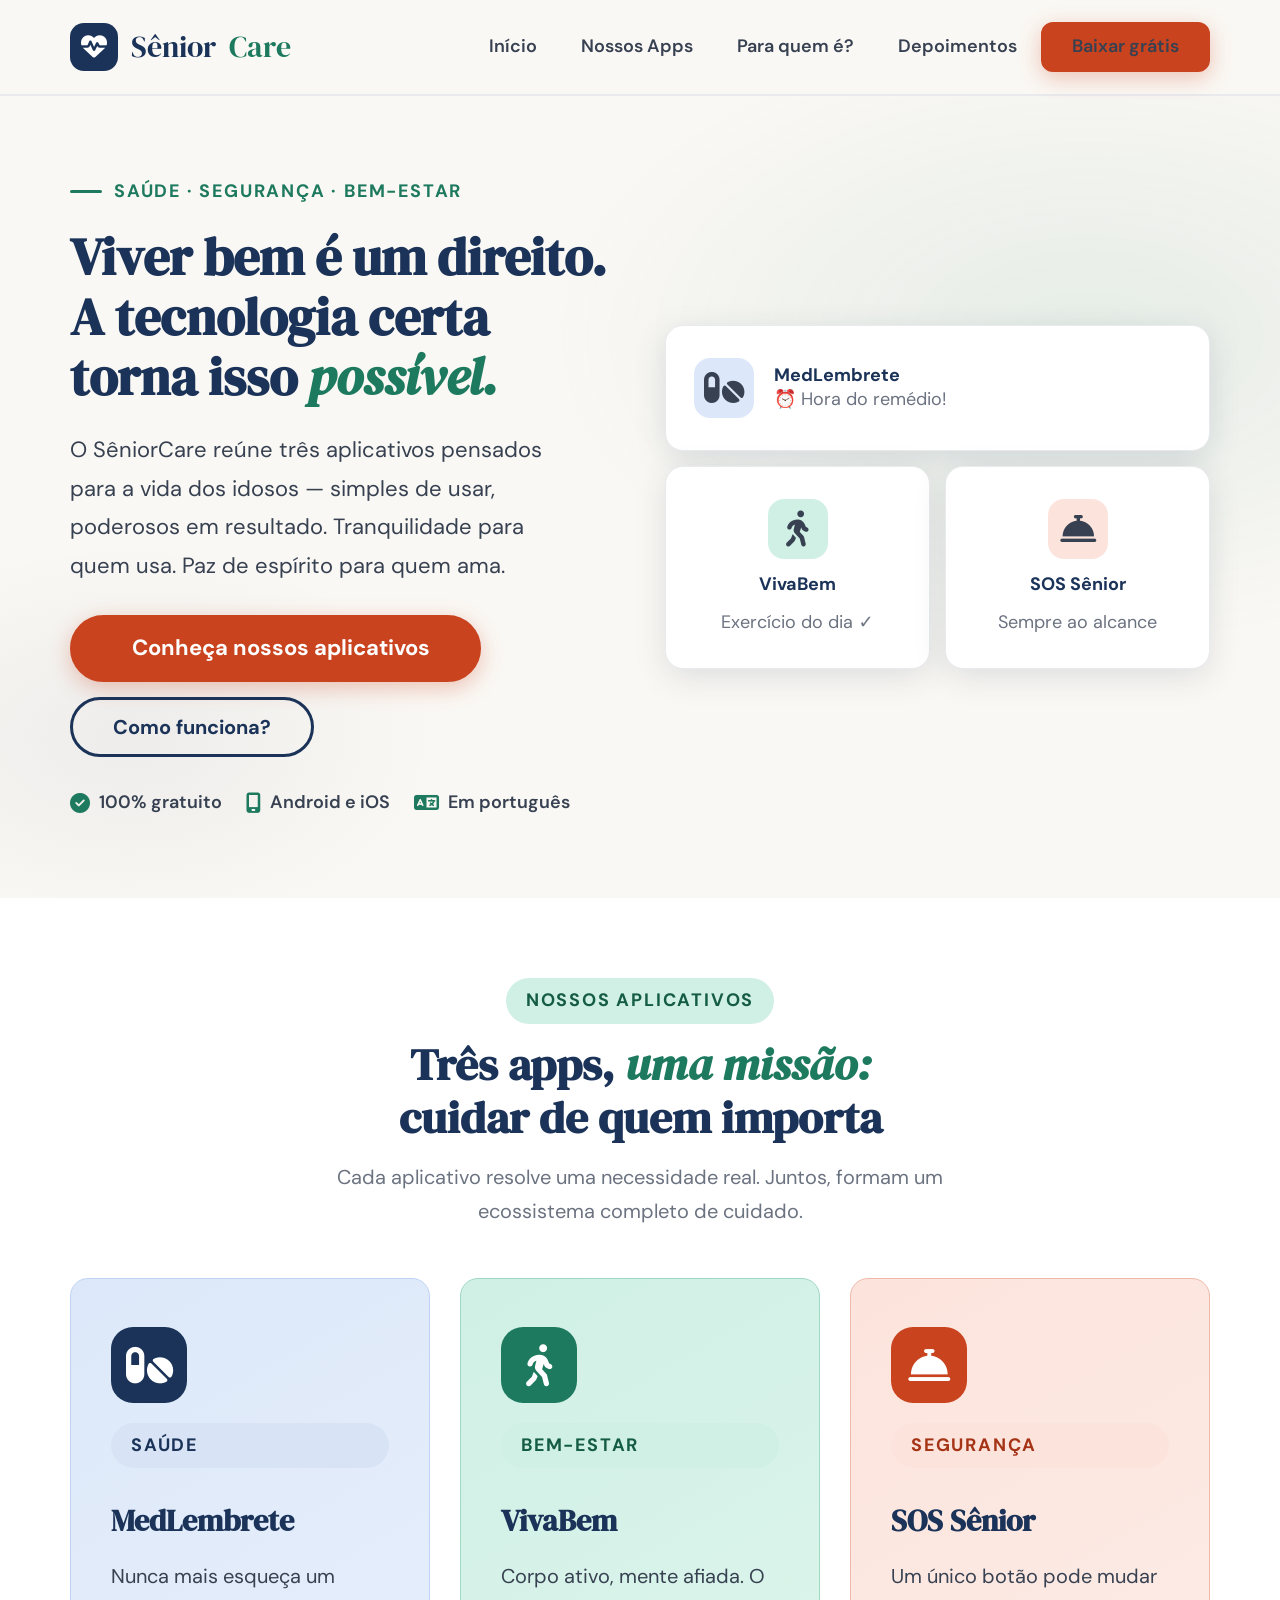
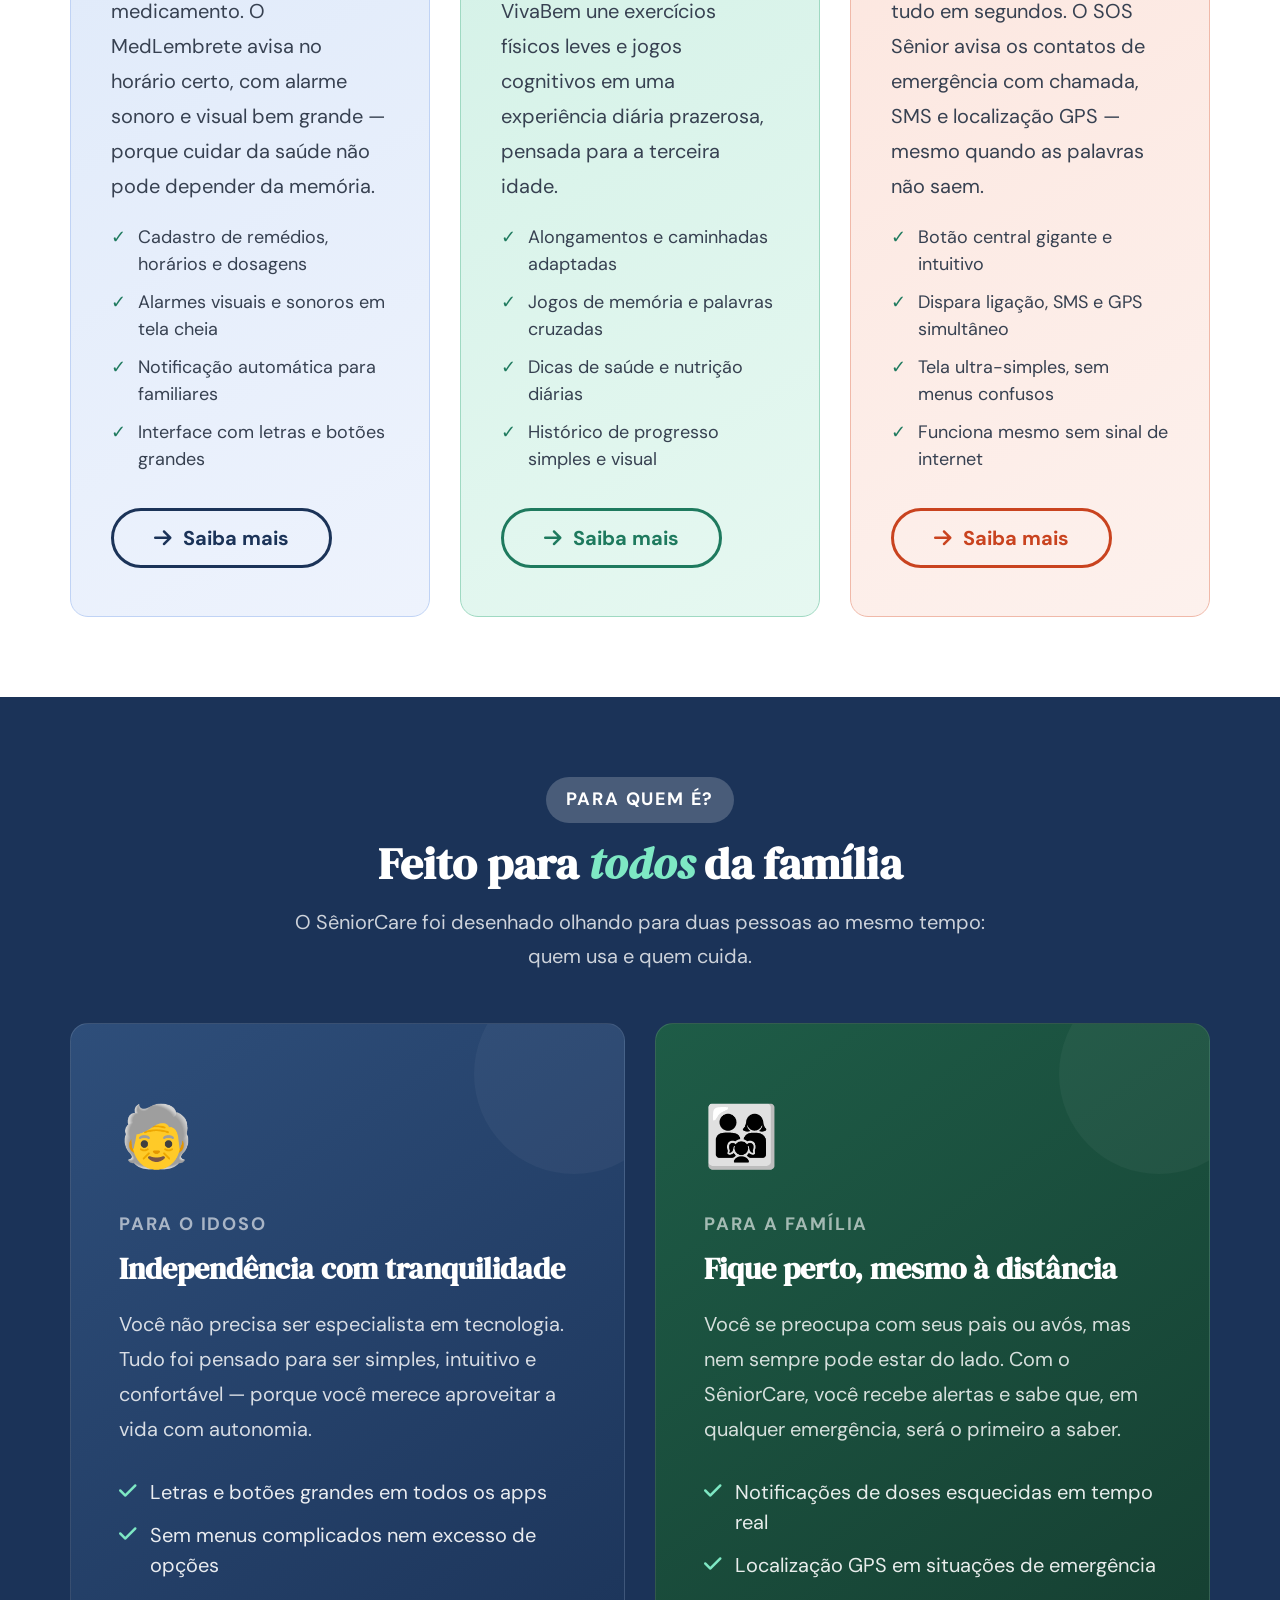
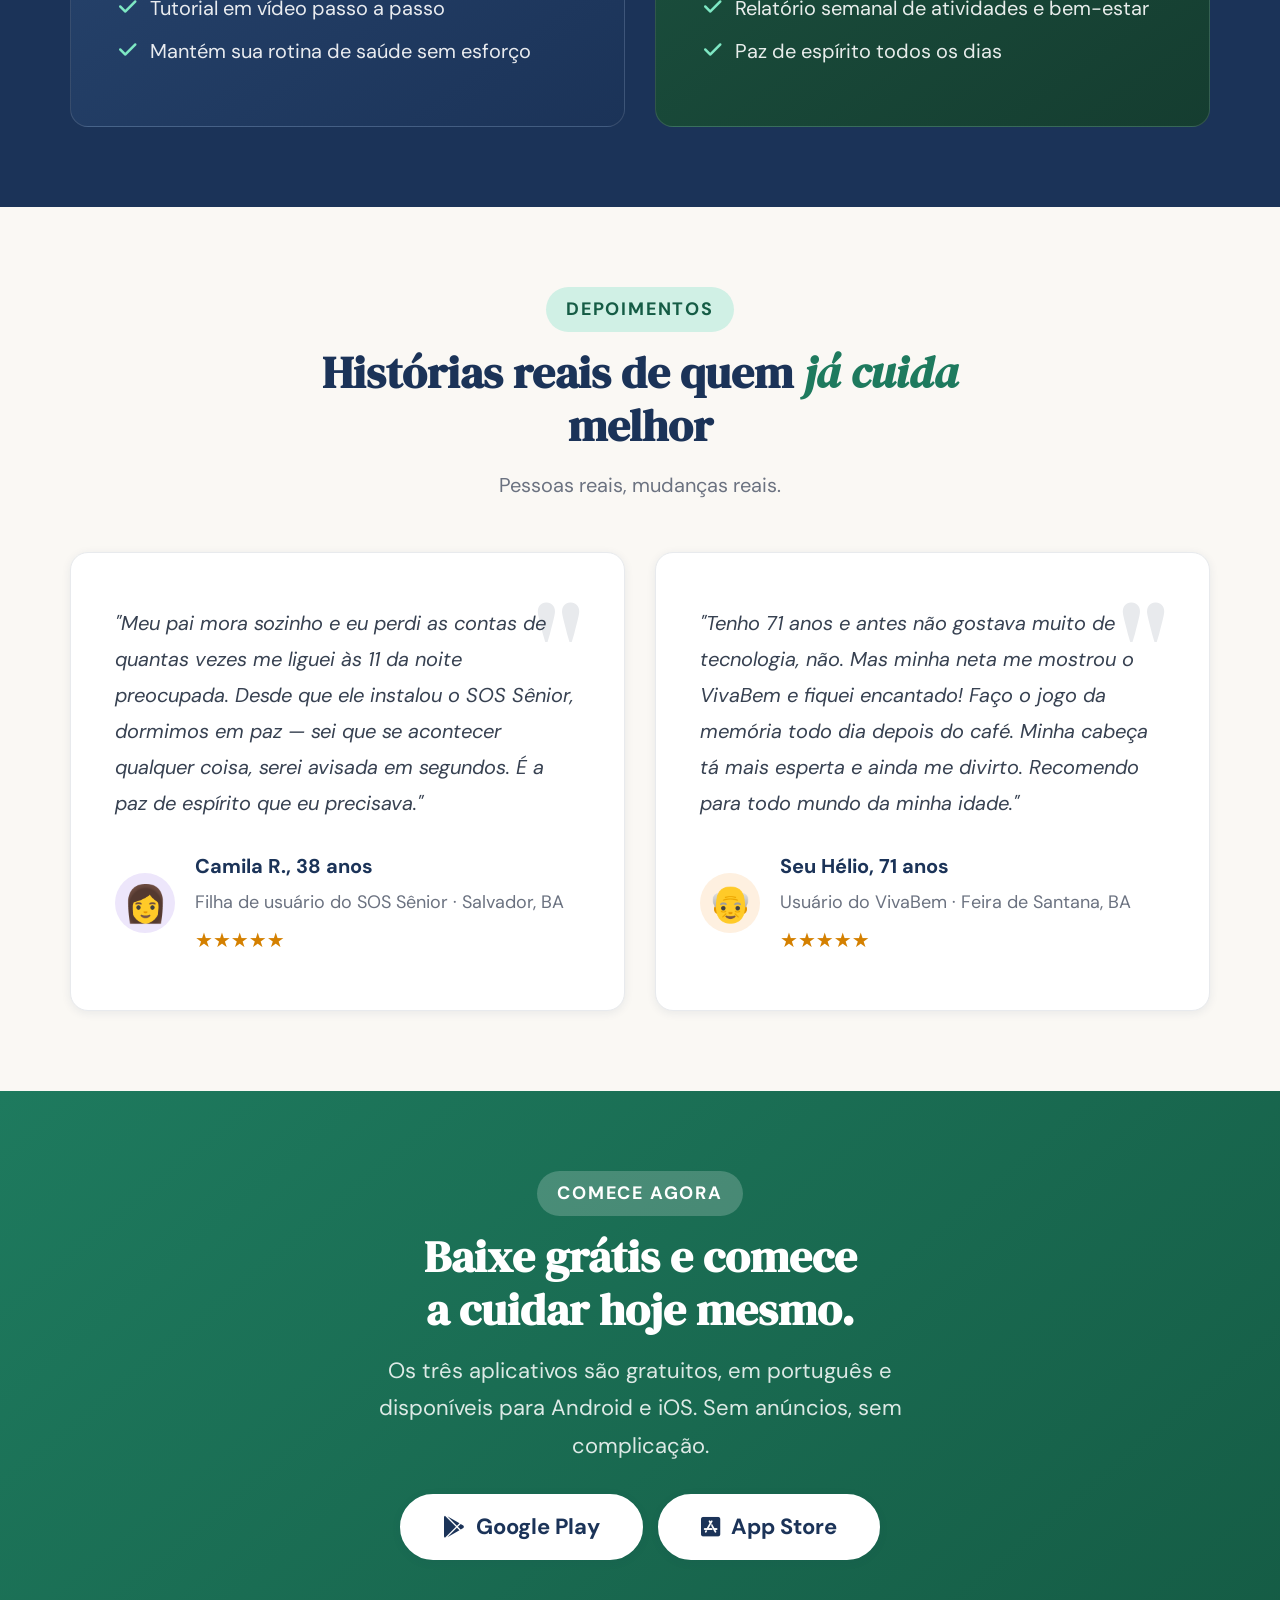
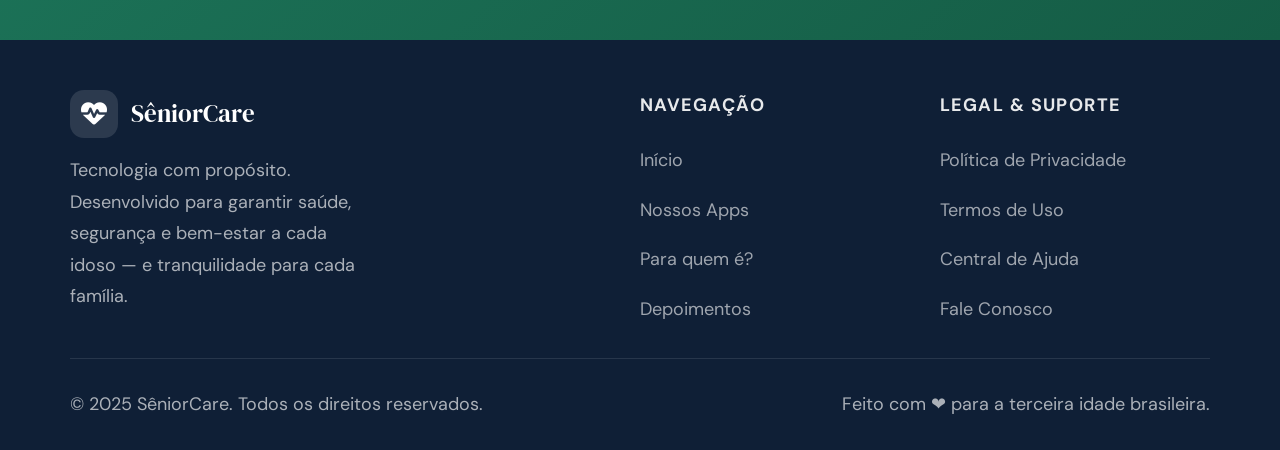
<file: index.html>
<!DOCTYPE html>
<html lang="pt-BR">

<head>
  <meta charset="UTF-8" />
  <meta name="viewport" content="width=device-width, initial-scale=1.0" />
  <meta name="description"
    content="SêniorCare — Ecossistema de aplicativos para saúde, segurança e bem-estar de idosos." />
  <title>SêniorCare — Saúde, Segurança e Bem-estar</title>
  <link rel="icon" type="image/svg+xml" href="assets/icons/favicon-seniorcare.svg" />
  <link rel="preconnect" href="https://fonts.googleapis.com" />
  <link rel="preconnect" href="https://fonts.gstatic.com" crossorigin />
  <link
    href="https://fonts.googleapis.com/css2?family=DM+Serif+Display:ital@0;1&family=DM+Sans:opsz,wght@9..40,400;9..40,500;9..40,600;9..40,700&display=swap"
    rel="stylesheet" />
  <link rel="stylesheet" href="https://cdnjs.cloudflare.com/ajax/libs/font-awesome/6.5.0/css/all.min.css" />
  <link rel="stylesheet" href="assets/css/style.css" />
</head>

<body>

  <a href="#main-content" class="skip-link">Ir para o conteúdo principal</a>

  <!-- HEADER -->
  <header role="banner">
    <div class="container header-inner">
      <a href="index.html" class="logo" aria-label="SêniorCare — página inicial">
        <div class="logo-icon" aria-hidden="true"><i class="fa-solid fa-heart-pulse"></i></div>
        Sênior<span>Care</span>
      </a>

      <button class="menu-toggle" id="menuToggle" aria-label="Abrir menu de navegação" aria-expanded="false"
        aria-controls="mainNav">
        <i class="fa-solid fa-bars" aria-hidden="true"></i>
      </button>

      <nav id="mainNav" aria-label="Menu principal">
        <a href="#hero">Início</a>
        <a href="#apps">Nossos Apps</a>
        <a href="#para-quem">Para quem é?</a>
        <a href="#depoimentos">Depoimentos</a>
        <a href="#apps" class="btn btn-primary"
          style="min-height:44px;padding:.55rem 1.4rem;font-size:var(--text-xs);">Baixar grátis</a>
      </nav>
    </div>
  </header>

  <main id="main-content">

    <!-- HERO -->
    <section id="hero" aria-labelledby="hero-title">
      <div class="container hero-inner">

        <div>
          <p class="hero-eyebrow" aria-hidden="true">
            <span class="eyebrow-line"></span>
            Saúde · Segurança · Bem-estar
          </p>
          <h1 id="hero-title" class="hero-title">
            Viver bem é um direito.<br>
            A tecnologia certa<br>
            torna isso <em>possível.</em>
          </h1>
          <p class="hero-subtitle">
            O SêniorCare reúne três aplicativos pensados para a vida dos idosos — simples de usar, poderosos em
            resultado. Tranquilidade para quem usa. Paz de espírito para quem ama.
          </p>
          <div class="hero-cta-row">
            <a href="#apps" class="btn btn-primary">
              <i class="fa-solid fa-grid-2" aria-hidden="true"></i>
              Conheça nossos aplicativos
            </a>
            <a href="#para-quem" class="btn btn-outline-dark">Como funciona?</a>
          </div>
          <div class="hero-trust" aria-label="Diferenciais do SêniorCare">
            <span class="trust-item"><i class="fa-solid fa-circle-check" aria-hidden="true"></i> 100% gratuito</span>
            <span class="trust-item"><i class="fa-solid fa-mobile-screen" aria-hidden="true"></i> Android e iOS</span>
            <span class="trust-item"><i class="fa-solid fa-language" aria-hidden="true"></i> Em português</span>
          </div>
        </div>

        <div class="hero-visual" aria-hidden="true">
          <div class="phone-card">
            <div class="phone-icon pi-blue"><i class="fa-solid fa-pills"></i></div>
            <div>
              <p class="phone-label">MedLembrete</p>
              <p class="phone-sub">⏰ Hora do remédio!</p>
            </div>
          </div>
          <div class="phone-card">
            <div class="phone-icon pi-green"><i class="fa-solid fa-person-walking"></i></div>
            <p class="phone-label">VivaBem</p>
            <p class="phone-sub">Exercício do dia ✓</p>
          </div>
          <div class="phone-card">
            <div class="phone-icon pi-red"><i class="fa-solid fa-bell-concierge"></i></div>
            <p class="phone-label">SOS Sênior</p>
            <p class="phone-sub">Sempre ao alcance</p>
          </div>
        </div>

      </div>
    </section>

    <!-- APPS -->
    <section id="apps" aria-labelledby="apps-title">
      <div class="container">
        <div class="section-header">
          <span class="section-eyebrow eyebrow-teal">Nossos Aplicativos</span>
          <h2 id="apps-title" class="section-title">Três apps, <em>uma missão:</em><br>cuidar de quem importa</h2>
          <p class="section-sub">Cada aplicativo resolve uma necessidade real. Juntos, formam um ecossistema completo de
            cuidado.</p>
        </div>
        <div class="apps-grid">

          <article class="app-card app-card-blue reveal" aria-labelledby="app1-title">
            <div class="app-icon-wrap ai-blue" aria-hidden="true"><i class="fa-solid fa-pills"></i></div>
            <span class="section-eyebrow eyebrow-navy">Saúde</span>
            <h3 id="app1-title" class="app-name">MedLembrete</h3>
            <p class="app-desc">Nunca mais esqueça um medicamento. O MedLembrete avisa no horário certo, com alarme
              sonoro e visual bem grande — porque cuidar da saúde não pode depender da memória.</p>
            <ul class="app-features" aria-label="Funcionalidades do MedLembrete">
              <li>Cadastro de remédios, horários e dosagens</li>
              <li>Alarmes visuais e sonoros em tela cheia</li>
              <li>Notificação automática para familiares</li>
              <li>Interface com letras e botões grandes</li>
            </ul>
            <a href="pages/medlembrete.html" class="btn btn-outline-dark" aria-label="Saiba mais sobre o MedLembrete">
              <i class="fa-solid fa-arrow-right" aria-hidden="true"></i> Saiba mais
            </a>
          </article>

          <article class="app-card app-card-green reveal" aria-labelledby="app2-title">
            <div class="app-icon-wrap ai-green" aria-hidden="true"><i class="fa-solid fa-person-walking"></i></div>
            <span class="section-eyebrow eyebrow-teal">Bem-estar</span>
            <h3 id="app2-title" class="app-name">VivaBem</h3>
            <p class="app-desc">Corpo ativo, mente afiada. O VivaBem une exercícios físicos leves e jogos cognitivos em
              uma experiência diária prazerosa, pensada para a terceira idade.</p>
            <ul class="app-features" aria-label="Funcionalidades do VivaBem">
              <li>Alongamentos e caminhadas adaptadas</li>
              <li>Jogos de memória e palavras cruzadas</li>
              <li>Dicas de saúde e nutrição diárias</li>
              <li>Histórico de progresso simples e visual</li>
            </ul>
            <a href="pages/vivabem.html" class="btn btn-outline-teal" aria-label="Saiba mais sobre o VivaBem">
              <i class="fa-solid fa-arrow-right" aria-hidden="true"></i> Saiba mais
            </a>
          </article>

          <article class="app-card app-card-red reveal" aria-labelledby="app3-title">
            <div class="app-icon-wrap ai-coral" aria-hidden="true"><i class="fa-solid fa-bell-concierge"></i></div>
            <span class="section-eyebrow eyebrow-coral">Segurança</span>
            <h3 id="app3-title" class="app-name">SOS Sênior</h3>
            <p class="app-desc">Um único botão pode mudar tudo em segundos. O SOS Sênior avisa os contatos de emergência
              com chamada, SMS e localização GPS — mesmo quando as palavras não saem.</p>
            <ul class="app-features" aria-label="Funcionalidades do SOS Sênior">
              <li>Botão central gigante e intuitivo</li>
              <li>Dispara ligação, SMS e GPS simultâneo</li>
              <li>Tela ultra-simples, sem menus confusos</li>
              <li>Funciona mesmo sem sinal de internet</li>
            </ul>
            <a href="pages/sos-senior.html" class="btn btn-outline-coral" aria-label="Saiba mais sobre o SOS Sênior">
              <i class="fa-solid fa-arrow-right" aria-hidden="true"></i> Saiba mais
            </a>
          </article>

        </div>
      </div>
    </section>

    <!-- PARA QUEM É -->
    <section id="para-quem" aria-labelledby="pq-title">
      <div class="container">
        <div class="section-header">
          <span class="section-eyebrow eyebrow-white">Para quem é?</span>
          <h2 id="pq-title" class="section-title section-title--white">Feito para <em>todos</em> da família</h2>
          <p class="section-sub section-sub--white">O SêniorCare foi desenhado olhando para duas pessoas ao mesmo tempo:
            quem usa e quem cuida.</p>
        </div>
        <div class="audience-grid">

          <article class="audience-card audience-card-senior reveal" aria-labelledby="aud-senior-title">
            <span class="audience-icon" aria-hidden="true">🧓</span>
            <p class="audience-label">Para o idoso</p>
            <h3 id="aud-senior-title" class="audience-title">Independência com tranquilidade</h3>
            <p class="audience-text">Você não precisa ser especialista em tecnologia. Tudo foi pensado para ser simples,
              intuitivo e confortável — porque você merece aproveitar a vida com autonomia.</p>
            <ul class="audience-list" aria-label="Benefícios para o idoso">
              <li><i class="fa-solid fa-check" aria-hidden="true"></i> Letras e botões grandes em todos os apps</li>
              <li><i class="fa-solid fa-check" aria-hidden="true"></i> Sem menus complicados nem excesso de opções</li>
              <li><i class="fa-solid fa-check" aria-hidden="true"></i> Tutorial em vídeo passo a passo</li>
              <li><i class="fa-solid fa-check" aria-hidden="true"></i> Mantém sua rotina de saúde sem esforço</li>
            </ul>
          </article>

          <article class="audience-card audience-card-family reveal" aria-labelledby="aud-family-title">
            <span class="audience-icon" aria-hidden="true">👨‍👩‍👧</span>
            <p class="audience-label">Para a família</p>
            <h3 id="aud-family-title" class="audience-title">Fique perto, mesmo à distância</h3>
            <p class="audience-text">Você se preocupa com seus pais ou avós, mas nem sempre pode estar do lado. Com o
              SêniorCare, você recebe alertas e sabe que, em qualquer emergência, será o primeiro a saber.</p>
            <ul class="audience-list" aria-label="Benefícios para a família">
              <li><i class="fa-solid fa-check" aria-hidden="true"></i> Notificações de doses esquecidas em tempo real
              </li>
              <li><i class="fa-solid fa-check" aria-hidden="true"></i> Localização GPS em situações de emergência</li>
              <li><i class="fa-solid fa-check" aria-hidden="true"></i> Relatório semanal de atividades e bem-estar</li>
              <li><i class="fa-solid fa-check" aria-hidden="true"></i> Paz de espírito todos os dias</li>
            </ul>
          </article>

        </div>
      </div>
    </section>

    <!-- DEPOIMENTOS -->
    <section id="depoimentos" aria-labelledby="dep-title">
      <div class="container">
        <div class="section-header">
          <span class="section-eyebrow eyebrow-teal">Depoimentos</span>
          <h2 id="dep-title" class="section-title">Histórias reais de quem <em>já cuida</em> melhor</h2>
          <p class="section-sub">Pessoas reais, mudanças reais.</p>
        </div>
        <div class="testimonials-grid">

          <article class="testimonial-card reveal" aria-labelledby="dep1-author">
            <span class="quote-icon" aria-hidden="true">"</span>
            <blockquote>
              <p class="testimonial-text">"Meu pai mora sozinho e eu perdi as contas de quantas vezes me liguei às 11 da
                noite preocupada. Desde que ele instalou o SOS Sênior, dormimos em paz — sei que se acontecer qualquer
                coisa, serei avisada em segundos. É a paz de espírito que eu precisava."</p>
            </blockquote>
            <div class="testimonial-author">
              <div class="author-avatar av-purple" aria-hidden="true">👩</div>
              <div>
                <p class="author-name" id="dep1-author">Camila R., 38 anos</p>
                <p class="author-meta">Filha de usuário do SOS Sênior · Salvador, BA</p>
                <p class="stars" aria-label="Avaliação 5 estrelas">★★★★★</p>
              </div>
            </div>
          </article>

          <article class="testimonial-card reveal" aria-labelledby="dep2-author">
            <span class="quote-icon" aria-hidden="true">"</span>
            <blockquote>
              <p class="testimonial-text">"Tenho 71 anos e antes não gostava muito de tecnologia, não. Mas minha neta me
                mostrou o VivaBem e fiquei encantado! Faço o jogo da memória todo dia depois do café. Minha cabeça tá
                mais esperta e ainda me divirto. Recomendo para todo mundo da minha idade."</p>
            </blockquote>
            <div class="testimonial-author">
              <div class="author-avatar av-orange" aria-hidden="true">👴</div>
              <div>
                <p class="author-name" id="dep2-author">Seu Hélio, 71 anos</p>
                <p class="author-meta">Usuário do VivaBem · Feira de Santana, BA</p>
                <p class="stars" aria-label="Avaliação 5 estrelas">★★★★★</p>
              </div>
            </div>
          </article>

        </div>
      </div>
    </section>

    <!-- CTA BANNER -->
    <section id="contato" aria-labelledby="cta-title" style="padding:0;">
      <div id="cta-banner">
        <div class="container">
          <span class="section-eyebrow eyebrow-white">Comece agora</span>
          <h2 id="cta-title" class="section-title section-title--white">
            Baixe grátis e comece<br>a cuidar hoje mesmo.
          </h2>
          <p>Os três aplicativos são gratuitos, em português e disponíveis para Android e iOS. Sem anúncios, sem
            complicação.</p>
          <div class="cta-row">
            <a href="javascript:void(0)" class="btn btn-white">
              <i class="fa-brands fa-google-play" aria-hidden="true"></i> Google Play
            </a>
            <a href="javascript:void(0)" class="btn btn-white">
              <i class="fa-brands fa-app-store-ios" aria-hidden="true"></i> App Store
            </a>
          </div>
        </div>
      </div>
    </section>

  </main>

  <!-- FOOTER -->
  <footer role="contentinfo">
    <div class="container">
      <div class="footer-top">
        <div>
          <div class="footer-logo">
            <div class="logo-icon" aria-hidden="true"><i class="fa-solid fa-heart-pulse"></i></div>
            SêniorCare
          </div>
          <p class="footer-desc">Tecnologia com propósito. Desenvolvido para garantir saúde, segurança e bem-estar a
            cada idoso — e tranquilidade para cada família.</p>
        </div>
        <div class="footer-col">
          <h4>Navegação</h4>
          <ul class="footer-links">
            <li><a href="#hero">Início</a></li>
            <li><a href="#apps">Nossos Apps</a></li>
            <li><a href="#para-quem">Para quem é?</a></li>
            <li><a href="#depoimentos">Depoimentos</a></li>
          </ul>
        </div>
        <div class="footer-col">
          <h4>Legal & Suporte</h4>
          <ul class="footer-links">
            <li><a href="javascript:void(0)">Política de Privacidade</a></li>
            <li><a href="javascript:void(0)">Termos de Uso</a></li>
            <li><a href="javascript:void(0)">Central de Ajuda</a></li>
            <li><a href="javascript:void(0)">Fale Conosco</a></li>
          </ul>
        </div>
      </div>
      <div class="footer-bottom">
        <p>© 2025 SêniorCare. Todos os direitos reservados.</p>
        <p>Feito com <span aria-label="amor">❤️</span> para a terceira idade brasileira.</p>
      </div>
    </div>
  </footer>

  <script src="assets/js/main.js" defer></script>
</body>

</html>
</file>
<file: assets/css/style.css>
/* ============================================================
   RESET & TOKENS
============================================================ */
*,
*::before,
*::after {
  box-sizing: border-box;
  margin: 0;
  padding: 0;
}

:root {
  --navy: #1b3358;
  --navy-dk: #0f1f36;
  --teal: #1e7a5e;
  --teal-lt: #28a07c;
  --coral: #c9431f;
  --amber: #d48000;
  --cream: #faf8f4;
  --white: #ffffff;
  --gray-100: #e8eaed;
  --gray-200: #d1d5db;
  --gray-500: #6b7280;
  --gray-700: #374151;

  --font-head: 'DM Serif Display', Georgia, serif;
  --font-body: 'DM Sans', system-ui, sans-serif;

  --text-xs: 0.9rem;
  --text-sm: 1rem;
  --text-md: 1.1rem;
  --text-lg: 1.25rem;
  --text-xl: 1.5rem;
  --text-2xl: 2rem;
  --text-3xl: 2.6rem;

  --gap-sm: 0.75rem;
  --gap-md: 1.5rem;
  --gap-lg: 2.5rem;
  --gap-xl: 4rem;

  --radius: 18px;
  --radius-sm: 12px;
  --shadow-sm: 0 2px 10px rgba(27, 51, 88, .08);
  --shadow-md: 0 8px 32px rgba(27, 51, 88, .13);
  --shadow-lg: 0 20px 60px rgba(27, 51, 88, .18);
  --touch-min: 52px;
}

/* ============================================================
   BASE
============================================================ */
html {
  font-size: 20px;
  scroll-behavior: smooth;
  -webkit-text-size-adjust: 100%;
}

body {
  font-family: var(--font-body);
  background: var(--cream);
  color: var(--gray-700);
  line-height: 1.75;
  overflow-x: hidden;
}

img {
  display: block;
  max-width: 100%;
}

a {
  text-decoration: none;
  color: inherit;
}

.skip-link {
  position: absolute;
  top: -100%;
  left: 1rem;
  background: var(--navy);
  color: #fff;
  padding: .6rem 1.2rem;
  border-radius: 0 0 var(--radius-sm) var(--radius-sm);
  font-weight: 700;
  font-size: var(--text-sm);
  z-index: 9999;
  transition: top .2s;
}

.skip-link:focus {
  top: 0;
}

.sr-only {
  position: absolute;
  width: 1px;
  height: 1px;
  overflow: hidden;
  clip: rect(0, 0, 0, 0);
  white-space: nowrap;
}

/* ============================================================
   BOTÕES
============================================================ */
.btn {
  display: inline-flex;
  align-items: center;
  justify-content: center;
  gap: .55rem;
  min-height: var(--touch-min);
  padding: .75rem 2rem;
  font-family: var(--font-body);
  font-weight: 700;
  font-size: var(--text-sm);
  border-radius: 50px;
  border: 3px solid transparent;
  cursor: pointer;
  text-align: center;
  line-height: 1.2;
  white-space: nowrap;
  transition: background .2s, color .2s, transform .18s, box-shadow .18s;
}

.btn:focus-visible {
  outline: 4px solid var(--amber);
  outline-offset: 4px;
}

.btn:hover {
  transform: translateY(-2px);
}

.btn:active {
  transform: translateY(0);
}

.btn-primary {
  background: var(--coral);
  color: #fff;
  border-color: var(--coral);
  box-shadow: 0 6px 22px rgba(201, 67, 31, .30);
  font-size: var(--text-md);
  padding: .85rem 2.4rem;
}

.btn-primary:hover {
  background: #a53417;
  border-color: #a53417;
  box-shadow: 0 10px 30px rgba(201, 67, 31, .4);
}

.btn-outline-dark {
  background: transparent;
  color: var(--navy);
  border-color: var(--navy);
}

.btn-outline-dark:hover {
  background: var(--navy);
  color: #fff;
}

.btn-outline-teal {
  background: transparent;
  color: var(--teal);
  border-color: var(--teal);
}

.btn-outline-teal:hover {
  background: var(--teal);
  color: #fff;
}

.btn-outline-coral {
  background: transparent;
  color: var(--coral);
  border-color: var(--coral);
}

.btn-outline-coral:hover {
  background: var(--coral);
  color: #fff;
}

.btn-white {
  background: #fff;
  color: var(--navy);
  border-color: #fff;
  box-shadow: var(--shadow-sm);
  font-size: var(--text-md);
  padding: .85rem 2rem;
}

.btn-white:hover {
  background: var(--cream);
}

/* ============================================================
   LAYOUT
============================================================ */
.container {
  width: 92%;
  max-width: 1140px;
  margin: 0 auto;
}

section {
  padding: var(--gap-xl) 0;
}

.section-header {
  text-align: center;
  max-width: 700px;
  margin: 0 auto var(--gap-lg);
}

.section-eyebrow {
  display: inline-block;
  font-size: var(--text-xs);
  font-weight: 700;
  letter-spacing: .1em;
  text-transform: uppercase;
  padding: .35rem 1rem;
  border-radius: 50px;
  margin-bottom: var(--gap-sm);
}

.eyebrow-teal {
  background: #d0f0e5;
  color: #155c45;
}

.eyebrow-navy {
  background: #d8e4f5;
  color: var(--navy);
}

.eyebrow-coral {
  background: #fce4dc;
  color: #a53417;
}

.eyebrow-white {
  background: rgba(255, 255, 255, .2);
  color: #fff;
}

.section-title {
  font-family: var(--font-head);
  font-size: clamp(var(--text-xl), 3.5vw, var(--text-3xl));
  color: var(--navy);
  line-height: 1.18;
  margin-bottom: .75rem;
}

.section-title em {
  font-style: italic;
  color: var(--teal);
}

.section-title--white {
  color: #fff;
}

.section-title--white em {
  color: #7ee8c4;
}

.section-sub {
  font-size: var(--text-sm);
  color: var(--gray-500);
  line-height: 1.7;
}

.section-sub--white {
  color: rgba(255, 255, 255, .78);
}

/* ============================================================
   HEADER
============================================================ */
header[role="banner"] {
  position: sticky;
  top: 0;
  z-index: 200;
  background: rgba(250, 248, 244, .97);
  backdrop-filter: blur(14px);
  -webkit-backdrop-filter: blur(14px);
  border-bottom: 2px solid var(--gray-100);
}

.header-inner {
  display: flex;
  align-items: center;
  justify-content: space-between;
  gap: var(--gap-md);
  padding: 1rem 0;
}

.logo {
  display: flex;
  align-items: center;
  gap: .65rem;
  font-family: var(--font-head);
  font-size: var(--text-xl);
  color: var(--navy);
  flex-shrink: 0;
}

.logo-icon {
  width: 48px;
  height: 48px;
  background: var(--navy);
  border-radius: 14px;
  display: flex;
  align-items: center;
  justify-content: center;
  color: #fff;
  font-size: 1.3rem;
  flex-shrink: 0;
}

.logo span {
  color: var(--teal);
}

nav[aria-label="Menu principal"] {
  display: flex;
  align-items: center;
  gap: .2rem;
}

nav[aria-label="Menu principal"] a {
  font-size: var(--text-xs);
  font-weight: 600;
  color: var(--gray-700);
  padding: .55rem 1rem;
  border-radius: var(--radius-sm);
  min-height: var(--touch-min);
  display: inline-flex;
  align-items: center;
  white-space: nowrap;
  transition: background .18s, color .18s;
}

nav[aria-label="Menu principal"] a:hover {
  background: var(--gray-100);
  color: var(--navy);
}

nav[aria-label="Menu principal"] a:focus-visible {
  outline: 3px solid var(--amber);
  outline-offset: 2px;
}

.menu-toggle {
  display: none;
  background: none;
  border: 2px solid var(--gray-200);
  border-radius: var(--radius-sm);
  cursor: pointer;
  font-size: 1.4rem;
  color: var(--navy);
  width: 52px;
  height: 52px;
  align-items: center;
  justify-content: center;
  transition: background .18s;
}

.menu-toggle:hover {
  background: var(--gray-100);
}

.menu-toggle:focus-visible {
  outline: 3px solid var(--amber);
}

/* ============================================================
   HERO
============================================================ */
#hero {
  background: var(--cream);
  padding: var(--gap-xl) 0;
  position: relative;
  overflow: hidden;
}

#hero::before {
  content: '';
  position: absolute;
  inset: 0;
  background:
    radial-gradient(ellipse 60% 55% at 85% 30%, rgba(30, 122, 94, .09) 0%, transparent 70%),
    radial-gradient(ellipse 40% 40% at 10% 80%, rgba(27, 51, 88, .06) 0%, transparent 60%);
  pointer-events: none;
}

.hero-inner {
  display: grid;
  grid-template-columns: 1fr 1fr;
  align-items: center;
  gap: var(--gap-lg);
  position: relative;
}

.hero-eyebrow {
  display: flex;
  align-items: center;
  gap: .6rem;
  font-size: var(--text-xs);
  font-weight: 700;
  letter-spacing: .1em;
  text-transform: uppercase;
  color: var(--teal);
  margin-bottom: 1rem;
}

.eyebrow-line {
  display: inline-block;
  width: 32px;
  height: 3px;
  background: var(--teal);
  border-radius: 2px;
  flex-shrink: 0;
}

.hero-title {
  font-family: var(--font-head);
  font-size: clamp(var(--text-2xl), 4.5vw, var(--text-3xl));
  line-height: 1.15;
  color: var(--navy);
  margin-bottom: 1.25rem;
}

.hero-title em {
  font-style: italic;
  color: var(--teal);
}

.hero-subtitle {
  font-size: var(--text-md);
  color: var(--gray-700);
  line-height: 1.75;
  margin-bottom: var(--gap-md);
  max-width: 500px;
}

.hero-cta-row {
  display: flex;
  align-items: center;
  gap: var(--gap-sm);
  flex-wrap: wrap;
}

.hero-trust {
  display: flex;
  align-items: center;
  gap: 1.2rem;
  margin-top: var(--gap-md);
  flex-wrap: wrap;
}

.trust-item {
  display: flex;
  align-items: center;
  gap: .45rem;
  font-size: var(--text-xs);
  font-weight: 600;
  color: var(--gray-700);
}

.trust-item i {
  color: var(--teal);
  font-size: 1rem;
}

.hero-visual {
  display: grid;
  grid-template-columns: 1fr 1fr;
  gap: var(--gap-sm);
}

.phone-card {
  background: var(--white);
  border-radius: var(--radius);
  box-shadow: var(--shadow-md);
  padding: 1.6rem 1.4rem;
  display: flex;
  flex-direction: column;
  align-items: center;
  gap: .7rem;
  text-align: center;
  border: 1.5px solid var(--gray-100);
}

.phone-card:first-child {
  grid-column: 1 / -1;
  flex-direction: row;
  text-align: left;
  gap: 1rem;
  animation: floatA 5s ease-in-out infinite;
}

.phone-card:nth-child(2) {
  animation: floatB 5s ease-in-out infinite;
  animation-delay: .6s;
}

.phone-card:nth-child(3) {
  animation: floatB 5s ease-in-out infinite;
  animation-delay: 1.2s;
}

@keyframes floatA {
  0%, 100% { transform: translateY(0) }
  50% { transform: translateY(-8px) }
}

@keyframes floatB {
  0%, 100% { transform: translateY(0) }
  50% { transform: translateY(-6px) }
}

@media (prefers-reduced-motion: reduce) {
  .phone-card {
    animation: none !important;
  }
}

.phone-icon {
  width: 60px;
  height: 60px;
  border-radius: 16px;
  display: flex;
  align-items: center;
  justify-content: center;
  font-size: 1.8rem;
  flex-shrink: 0;
}

.pi-blue  { background: #dce8f9; }
.pi-green { background: #d0f0e5; }
.pi-red   { background: #fce4dc; }

.phone-label {
  font-size: var(--text-xs);
  font-weight: 700;
  color: var(--navy);
  line-height: 1.3;
}

.phone-sub {
  font-size: var(--text-xs);
  color: var(--gray-500);
  line-height: 1.4;
}

/* ============================================================
   APPS
============================================================ */
#apps {
  background: var(--white);
}

.apps-grid {
  display: grid;
  grid-template-columns: repeat(3, 1fr);
  gap: var(--gap-md);
  align-items: stretch;
}

.app-card {
  border-radius: var(--radius);
  padding: 2.4rem 2rem;
  display: flex;
  flex-direction: column;
  gap: 1rem;
  transition: transform .25s ease, box-shadow .25s ease;
}

.app-card:hover {
  transform: translateY(-6px);
  box-shadow: var(--shadow-lg);
}

.app-card-blue  { background: linear-gradient(150deg, #dce8f9, #eef3fd); border: 1.5px solid #c0d3f5; }
.app-card-green { background: linear-gradient(150deg, #d0f0e5, #e6f8f1); border: 1.5px solid #9fd9c2; }
.app-card-red   { background: linear-gradient(150deg, #fce4dc, #fdf1ed); border: 1.5px solid #f0b9a9; }

.app-icon-wrap {
  width: 76px;
  height: 76px;
  border-radius: 22px;
  display: flex;
  align-items: center;
  justify-content: center;
  font-size: 2.1rem;
  flex-shrink: 0;
}

.ai-blue  { background: var(--navy);  color: #fff; }
.ai-green { background: var(--teal);  color: #fff; }
.ai-coral { background: var(--coral); color: #fff; }

.app-name {
  font-family: var(--font-head);
  font-size: var(--text-xl);
  color: var(--navy);
  line-height: 1.2;
}

.app-desc {
  font-size: var(--text-sm);
  color: var(--gray-700);
  line-height: 1.75;
  flex: 1;
}

.app-features {
  list-style: none;
  display: flex;
  flex-direction: column;
  gap: .55rem;
  margin-bottom: .5rem;
}

.app-features li {
  font-size: var(--text-xs);
  color: var(--gray-700);
  display: flex;
  align-items: flex-start;
  gap: .6rem;
  line-height: 1.5;
}

.app-features li::before {
  content: '✓';
  font-weight: 700;
  color: var(--teal);
  flex-shrink: 0;
}

.app-card .btn {
  align-self: flex-start;
  margin-top: .25rem;
}

/* ============================================================
   PARA QUEM É
============================================================ */
#para-quem {
  background: var(--navy);
}

.audience-grid {
  display: grid;
  grid-template-columns: 1fr 1fr;
  gap: var(--gap-md);
}

.audience-card {
  border-radius: var(--radius);
  padding: 3rem 2.4rem;
  position: relative;
  overflow: hidden;
}

.audience-card-senior { background: linear-gradient(145deg, #2e4e7a, #1b3358); border: 1.5px solid rgba(255,255,255,.12); }
.audience-card-family { background: linear-gradient(145deg, #1e5c47, #153d30); border: 1.5px solid rgba(255,255,255,.12); }

.audience-card::after {
  content: '';
  position: absolute;
  top: -50px;
  right: -50px;
  width: 200px;
  height: 200px;
  border-radius: 50%;
  background: rgba(255, 255, 255, .04);
  pointer-events: none;
}

.audience-icon {
  font-size: 3rem;
  display: block;
  margin-bottom: 1rem;
}

.audience-label {
  font-size: var(--text-xs);
  font-weight: 700;
  letter-spacing: .1em;
  text-transform: uppercase;
  color: rgba(255, 255, 255, .6);
  margin-bottom: .5rem;
}

.audience-title {
  font-family: var(--font-head);
  font-size: var(--text-xl);
  color: #fff;
  line-height: 1.2;
  margin-bottom: 1rem;
}

.audience-text {
  font-size: var(--text-sm);
  color: rgba(255, 255, 255, .82);
  line-height: 1.75;
  margin-bottom: 1.5rem;
}

.audience-list {
  list-style: none;
  display: flex;
  flex-direction: column;
  gap: .65rem;
}

.audience-list li {
  display: flex;
  align-items: flex-start;
  gap: .65rem;
  font-size: var(--text-sm);
  color: rgba(255, 255, 255, .9);
  line-height: 1.5;
}

.audience-list li i {
  color: #7ee8c4;
  font-size: 1rem;
  margin-top: .2rem;
  flex-shrink: 0;
}

/* ============================================================
   DEPOIMENTOS
============================================================ */
#depoimentos {
  background: var(--cream);
}

.testimonials-grid {
  display: grid;
  grid-template-columns: 1fr 1fr;
  gap: var(--gap-md);
  align-items: stretch;
}

.testimonial-card {
  background: var(--white);
  border-radius: var(--radius);
  padding: 2.6rem 2.2rem;
  box-shadow: var(--shadow-sm);
  border: 1.5px solid var(--gray-100);
  display: flex;
  flex-direction: column;
  gap: 1.4rem;
  position: relative;
}

.quote-icon {
  position: absolute;
  top: 1.8rem;
  right: 2rem;
  font-family: var(--font-head);
  font-size: 6rem;
  line-height: 1;
  color: var(--gray-100);
  pointer-events: none;
  user-select: none;
}

.testimonial-text {
  font-size: var(--text-sm);
  color: var(--gray-700);
  line-height: 1.8;
  font-style: italic;
  flex: 1;
  position: relative;
}

.testimonial-author {
  display: flex;
  align-items: center;
  gap: 1rem;
}

.author-avatar {
  width: 60px;
  height: 60px;
  border-radius: 50%;
  display: flex;
  align-items: center;
  justify-content: center;
  font-size: 1.8rem;
  flex-shrink: 0;
}

.av-purple { background: #ede6fb; }
.av-orange { background: #fef0e0; }

.author-name {
  font-size: var(--text-sm);
  font-weight: 700;
  color: var(--navy);
}

.author-meta {
  font-size: var(--text-xs);
  color: var(--gray-500);
  margin-top: .15rem;
}

.stars {
  color: #d48000;
  font-size: 1rem;
  margin-top: .2rem;
}

/* ============================================================
   CTA BANNER
============================================================ */
#cta-banner {
  background: linear-gradient(140deg, var(--teal) 0%, #155c45 100%);
  padding: var(--gap-xl) 0;
  text-align: center;
}

#cta-banner p {
  font-size: var(--text-md);
  color: rgba(255, 255, 255, .85);
  line-height: 1.7;
  max-width: 540px;
  margin: .75rem auto var(--gap-md);
}

.cta-row {
  display: flex;
  gap: var(--gap-sm);
  justify-content: center;
  flex-wrap: wrap;
}

/* ============================================================
   FOOTER
============================================================ */
footer {
  background: var(--navy-dk);
  color: rgba(255, 255, 255, .65);
  padding: var(--gap-lg) 0 var(--gap-md);
}

.footer-top {
  display: grid;
  grid-template-columns: 2fr 1fr 1fr;
  gap: var(--gap-md);
  padding-bottom: var(--gap-md);
  border-bottom: 1px solid rgba(255, 255, 255, .1);
  margin-bottom: var(--gap-md);
}

.footer-logo {
  display: flex;
  align-items: center;
  gap: .65rem;
  font-family: var(--font-head);
  font-size: var(--text-lg);
  color: #fff;
  margin-bottom: .85rem;
}

.footer-logo .logo-icon {
  background: rgba(255, 255, 255, .12);
}

.footer-desc {
  font-size: var(--text-xs);
  line-height: 1.75;
  max-width: 300px;
}

.footer-col h4 {
  font-size: var(--text-xs);
  font-weight: 700;
  letter-spacing: .08em;
  text-transform: uppercase;
  color: rgba(255, 255, 255, .9);
  margin-bottom: 1rem;
}

.footer-links {
  list-style: none;
  display: flex;
  flex-direction: column;
  gap: .65rem;
}

.footer-links a {
  font-size: var(--text-xs);
  color: rgba(255, 255, 255, .6);
  min-height: 36px;
  display: inline-flex;
  align-items: center;
  transition: color .18s;
}

.footer-links a:hover {
  color: #fff;
}

.footer-links a:focus-visible {
  outline: 2px solid var(--amber);
  outline-offset: 2px;
}

.footer-bottom {
  display: flex;
  align-items: center;
  justify-content: space-between;
  font-size: var(--text-xs);
  flex-wrap: wrap;
  gap: .5rem;
}

/* ============================================================
   SCROLL REVEAL
============================================================ */
.reveal {
  opacity: 0;
  transform: translateY(28px);
  transition: opacity .6s ease, transform .6s ease;
}

.reveal.visible {
  opacity: 1;
  transform: translateY(0);
}

@media (prefers-reduced-motion: reduce) {
  .reveal {
    opacity: 1;
    transform: none;
    transition: none;
  }
}

/* ============================================================
   RESPONSIVIDADE
============================================================ */
@media (max-width: 960px) {
  .hero-inner {
    grid-template-columns: 1fr;
  }

  .hero-visual {
    max-width: 500px;
    margin: 0 auto;
  }

  .apps-grid {
    grid-template-columns: 1fr;
    max-width: 560px;
    margin: 0 auto;
  }

  .audience-grid {
    grid-template-columns: 1fr;
  }

  .testimonials-grid {
    grid-template-columns: 1fr;
  }

  .footer-top {
    grid-template-columns: 1fr;
  }
}

@media (max-width: 640px) {
  html {
    font-size: 18px;
  }

  nav[aria-label="Menu principal"] {
    display: none;
  }

  nav[aria-label="Menu principal"].open {
    display: flex;
    flex-direction: column;
    align-items: stretch;
    position: absolute;
    top: 100%;
    left: 0;
    right: 0;
    background: var(--cream);
    border-bottom: 2px solid var(--gray-100);
    padding: 1rem;
    box-shadow: var(--shadow-md);
    z-index: 199;
  }

  nav[aria-label="Menu principal"].open a {
    justify-content: flex-start;
    border-radius: var(--radius-sm);
  }

  .header-inner {
    position: relative;
  }

  .menu-toggle {
    display: inline-flex;
  }

  section {
    padding: var(--gap-lg) 0;
  }

  .hero-cta-row {
    flex-direction: column;
    align-items: stretch;
  }

  .hero-cta-row .btn {
    width: 100%;
  }

  .cta-row {
    flex-direction: column;
    align-items: stretch;
    padding: 0 1rem;
  }

  .phone-card:first-child {
    flex-direction: column;
    text-align: center;
  }

  .footer-bottom {
    flex-direction: column;
    text-align: center;
  }

  .audience-card {
    padding: 2rem 1.5rem;
  }

  .audience-card::after {
    display: none;
  }

  .testimonial-card {
    padding: 2rem 1.5rem;
  }
}

@media (max-width: 480px) {
  html {
    font-size: 16px;
  }

  .section-eyebrow {
    font-size: 0.8rem;
  }

  .btn {
    font-size: 0.95rem;
    padding: 0.65rem 1.5rem;
  }

  .app-icon-wrap {
    width: 64px;
    height: 64px;
    font-size: 1.8rem;
  }

  .audience-icon {
    font-size: 2.5rem;
  }
}
</file>
